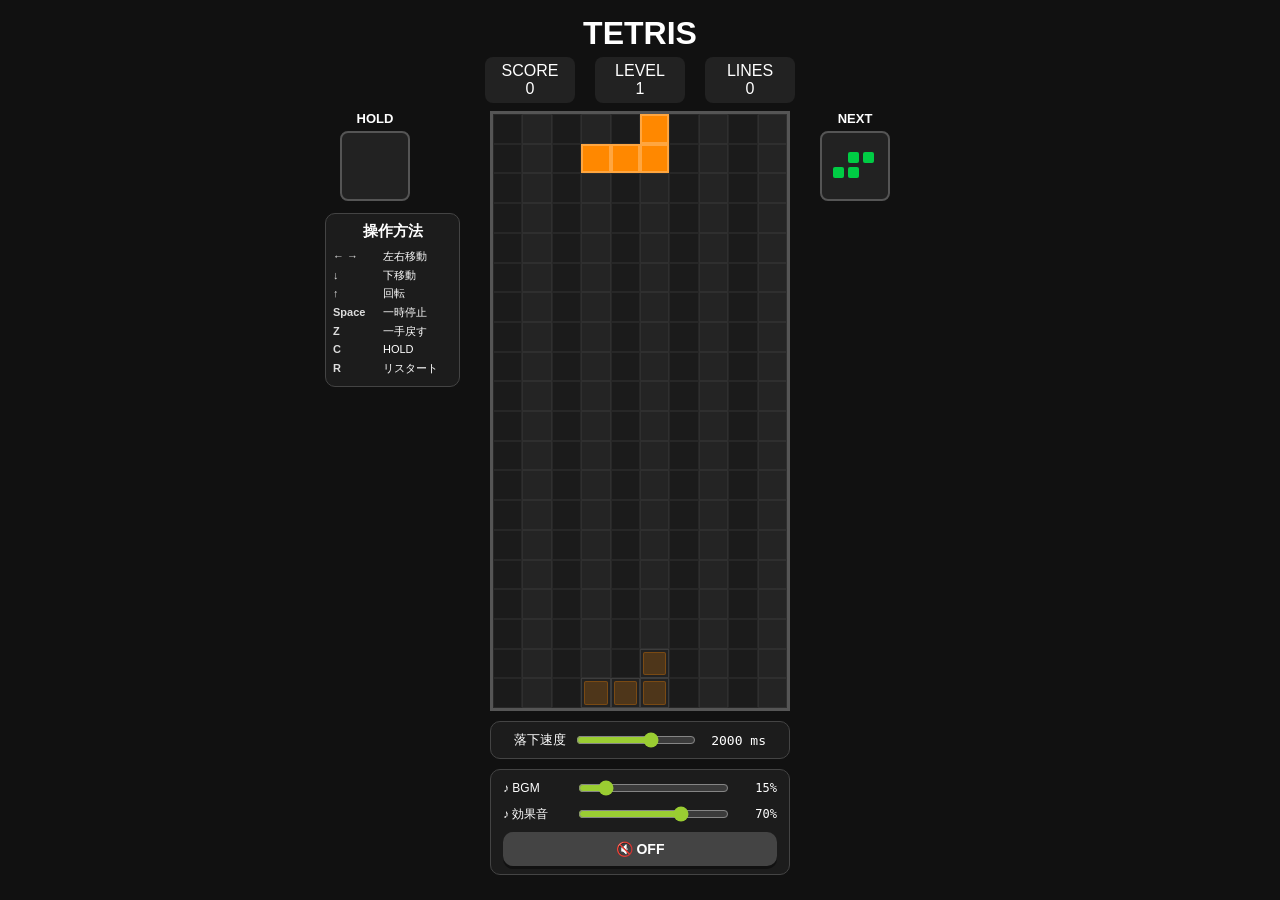
<file: index.html>
<!DOCTYPE html>
<html lang="ja">
<head>
    <meta charset="UTF-8">
    <meta name="viewport" content="width=device-width, initial-scale=1.0, maximum-scale=1.0, user-scalable=no">

    <title>テトリス</title>
    <link rel="stylesheet" href="style.css">
</head>

<body>

    <h1>TETRIS</h1>

    <!-- SCORE / LEVEL / LINES -->
    <div id="game-info">
        <div class="info-box">SCORE<br><span id="score">0</span></div>
        <div class="info-box">LEVEL<br><span id="level">1</span></div>
        <div class="info-box">LINES<br><span id="lines">0</span></div>
    </div>

    <!-- ゲーム本体 -->
    <div id="game-container">

        <!-- 左側：HOLD / PC操作説明 -->
        <div id="left-panel">

            <div id="hold-panel">
                <div class="piece-title">HOLD</div>
                <div id="hold"></div>
            </div>

            <div id="pc-controls">
                <div class="control-title">操作方法</div>

                <div class="control-row"><span>← →</span><span>左右移動</span></div>
                <div class="control-row"><span>↓</span><span>下移動</span></div>
                <div class="control-row"><span>↑</span><span>回転</span></div>
                <div class="control-row"><span>Space</span><span>一時停止</span></div>
                <div class="control-row"><span>Z</span><span>一手戻す</span></div>
                <div class="control-row"><span>C</span><span>HOLD</span></div>
                <div class="control-row"><span>R</span><span>リスタート</span></div>
            </div>

        </div>

        <!-- 中央：盤面 -->
        <div id="board"></div>

        <!-- 右側：NEXT -->
        <div id="next-panel">
            <div class="piece-title">NEXT</div>
            <div id="next"></div>
        </div>

    </div>

    <!-- スマホ操作 -->
    <div id="buttons">
        <button id="undo">UNDO</button>
        <button id="pause">Ⅱ</button>
        <button id="restart-mobile">RESTART</button>
    </div>

    <!-- 落下速度設定 -->
    <div id="speed-control">
        <span>落下速度</span>
        <input id="speed-slider" type="range" min="200" max="3000" step="100" value="2000">
        <span id="speed-value">2000 ms</span>
    </div>

    <!-- 音声設定 -->
    <div id="audio-control">

        <div class="audio-row">
            <span>♪ BGM</span>
            <input id="bgm-volume-slider" type="range" min="0" max="100" step="1" value="35">
            <span id="bgm-volume-value">35%</span>
        </div>

        <div class="audio-row">
            <span>♪ 効果音</span>
            <input id="se-volume-slider" type="range" min="0" max="100" step="1" value="70">
            <span id="se-volume-value">70%</span>
        </div>

        <button id="audio-restart" type="button">🔊 ON</button>

    </div>

    <!-- ゲームオーバー画面 -->
    <div id="game-over">
        <div id="game-over-box">
            <div id="game-over-title">GAME OVER</div>

            <div id="final-score">
                SCORE:
                <span id="final-score-number">0</span>
            </div>

            <button id="game-over-restart">もう一度遊ぶ</button>
        </div>
    </div>

    <!-- リスタート確認画面 -->
    <div id="restart-confirm">
        <div id="restart-confirm-box">

            <div id="restart-confirm-title">リスタートしますか？</div>

            <div id="restart-confirm-buttons">
                <button id="restart-cancel" type="button">キャンセル</button>
                <button id="restart-confirm-button" type="button">リスタート</button>
            </div>

        </div>
    </div>

    <script src="script.js"></script>

</body>
</html>
</file>
<file: style.css>
* {box-sizing: border-box;-webkit-tap-highlight-color: transparent;user-select: none;-webkit-user-select: none;-webkit-touch-callout: none;}
html,body {width:100%;height:100%;margin:0;overflow:hidden;}
body {padding:0;background:#111;color:white;font-family:Arial,sans-serif;text-align:center;height:100dvh;touch-action:none;}
h1 {margin: 10px 0 5px;font-size: 28px;}

/* スコア・レベル・ライン */
#game-info {display: flex;justify-content: center;gap: 20px;margin-bottom: 8px;font-size: 16px;}
.info-box {min-width: 90px;padding: 5px 12px;background: #222;border-radius: 8px;}

/* ゲーム全体 */
#game-container {display:grid;grid-template-columns:150px 300px 150px;justify-content:center;align-items:start;column-gap:15px;}
/* HOLD / NEXT */
#left-panel {width: 100px;display: flex;flex-direction: column;align-items: center;}
#hold-panel,
#next-panel {width: 100px;text-align: center;}
#hold,
#next {width: 70px;aspect-ratio: 1;margin: auto;display: flex;place-content: center;place-items: center;background: #222;border: 2px solid #555;border-radius: 8px;overflow: hidden;}

/* 盤面 */
#board {position: relative;contain: layout paint;width:100%;aspect-ratio:1/2;display:grid;grid-template-columns:repeat(10,1fr);grid-template-rows:repeat(20,1fr);background:#222;border:3px solid #555;}
.cell {border: 1px solid rgba(255, 255, 255, 0.05);}
.cell.even-column {background: #1b1b1b;}
.cell.odd-column {background: #242424;}
.cell.filled {border: 2px solid rgba(255, 255, 255, 0.25);}

/* ゴーストミノ */
.cell.ghost {position: relative;background: transparent !important;border: 1px solid rgba(255, 255, 255, 0.12);}
.cell.ghost.I { --ghost-color: 0, 255, 255; }
.cell.ghost.O { --ghost-color: 255, 255, 0; }
.cell.ghost.T { --ghost-color: 170, 0, 255; }
.cell.ghost.S { --ghost-color: 0, 204, 68; }
.cell.ghost.Z { --ghost-color: 255, 51, 51; }
.cell.ghost.J { --ghost-color: 51, 102, 255; }
.cell.ghost.L { --ghost-color: 255, 136, 0; }
.cell.ghost::after {content: "";position: absolute;inset: 2px;border: 1px solid rgba(var(--ghost-color), 0.8);border-radius: 2px;background: rgba(var(--ghost-color), 0.45);opacity: 0.45;}

/* HOLD / NEXT プレビュー */
.preview-piece {display: grid;place-content: center;gap: 1px;}
.preview-block {width: 11px;height: 11px;border-radius: 2px;}
.I { --piece-color: #00ffff; }
.O { --piece-color: #ffff00; }
.T { --piece-color: #aa00ff; }
.S { --piece-color: #00cc44; }
.Z { --piece-color: #ff3333; }
.J { --piece-color: #3366ff; }
.L { --piece-color: #ff8800; }
.I,.O,.T,.S,.Z,.J,.L,.preview-block {background: var(--piece-color) !important;}

/* スマホ操作ボタン */
#buttons {width: min(95vw, 420px);margin: 12px auto 0;display: grid;grid-template-columns: repeat(4, 1fr);gap: 7px;}
button {min-height: 52px;border: none;border-radius: 10px;background: #333;color: white;font-size: 20px;font-weight: bold;box-shadow: 0 3px 0 #111;}
button:active {transform: translateY(3px);box-shadow: none;background: #555;}
#undo {background: #555;}
#pause {background: #444;}

/* PC操作説明 */
#pc-controls {width: 135px;margin: 12px auto 0;padding: 8px 7px;background: #1c1c1c;border: 1px solid #444;border-radius: 10px;}
.control-row {display: grid;grid-template-columns: 50px 1fr;text-align: left;font-size: 11px;line-height: 1.7;}
.control-row span:first-child {font-weight: bold;color: #ddd;}

/* 落下速度・音声設定 */
#speed-control,
#audio-control {width: 300px;padding: 8px 12px;background: #1c1c1c;border: 1px solid #444;border-radius: 10px;}
#speed-control {margin: 10px auto;display: flex;align-items: center;justify-content: center;gap: 8px;font-size: 13px;}
#audio-control {margin: 8px auto 10px;font-size: 12px;}
.audio-row {display: flex;align-items: center;justify-content: center;gap: 8px;margin-bottom: 6px;}
.audio-row:last-of-type {margin-bottom: 8px;}
.audio-row > span:first-child {width: 65px;text-align: left;}
#speed-slider,
.audio-row input[type="range"] {accent-color: #9acd32;}
#speed-slider {width: 120px;}
.audio-row input[type="range"] {flex: 1;min-width: 0;}
#speed-value,
.audio-row > span:last-child {text-align: right;font-family: monospace;}
#speed-value {width: 60px;}
.audio-row > span:last-child {width: 38px;}
#audio-restart {width: 100%;min-height: 34px;font-size: 14px;background: #444;}

/* ゲームオーバー */
.piece-title,
.control-title,
#game-over-title {font-weight: bold;}
.piece-title {margin-bottom: 5px;font-size: 13px;}
.control-title {margin-bottom: 6px;font-size: 15px;}
#game-over-title {margin-bottom: 15px;font-size: 30px;}
#final-score {margin-bottom: 20px;font-size: 20px;}

/* ライン消去エフェクト */
#board .line-clear-row {
    position: absolute;
    left: 0;
    width: 100%;
    pointer-events: none;
    z-index: 50;
    background:linear-gradient(to bottom,rgba(255, 255, 255, 0.05),rgba(255, 255, 255, 0.95),rgba(255, 255, 255, 0.05));
    border-block: 2px solid #fff;
    box-shadow:0 0 8px #fff,0 0 18px #fff,0 0 35px #ffff99,0 0 55px #fff,inset 0 0 15px #fff;
    animation: lineClearRowFlash 0.42s ease-out forwards;
}
@keyframes lineClearRowFlash {
    0% {opacity: 0.2;transform: scaleX(0.7);filter: brightness(1);}
    25% {opacity: 1;transform: scaleX(1.02);filter: brightness(2.5);box-shadow:0 0 10px #fff,0 0 25px #fff,0 0 45px #ffff99,0 0 70px #fff,inset 0 0 20px #fff;}
    55% {opacity: 1;transform: scaleX(1);filter: brightness(4);box-shadow:0 0 15px #fff,0 0 35px #fff,0 0 60px #ffff99,0 0 90px #fff,inset 0 0 25px #fff;}
    100% {opacity: 0;transform: scaleX(1.12);filter: brightness(6);}}

/* 盤面エフェクト */
#board.line-clear-effect {animation: boardLineFlash 0.55s ease-out;}
#board.combo-clear-effect {animation: comboBoardFlash 0.65s ease-out;}
#board.chain-effect {animation: chainBoardFlash 0.75s ease-out;}
#board.chain-effect[data-chain="2"] {filter: brightness(1.15);}
#board.chain-effect[data-chain="3"] {filter: brightness(1.25);}
#board.chain-effect[data-chain="4"] {filter: brightness(1.35);}
#board.chain-effect[data-chain="5"] {filter: brightness(1.5);}
@keyframes boardLineFlash {0% {filter: brightness(1);}35% {filter: brightness(1.25);}60% {filter: brightness(1.08);}100% {filter: brightness(1);}}
@keyframes comboBoardFlash {0% {filter: brightness(1);}25% {filter: brightness(1.4);}50% {filter: brightness(1.15);}75% {filter: brightness(1.35);}100% {filter: brightness(1);}}
@keyframes chainBoardFlash {0% {filter: brightness(1);}20% {filter: brightness(1.5);}40% {filter: brightness(1.15);}65% {filter: brightness(1.7);}100% {filter: brightness(1);}}

/* 全消し */
#board.perfect-clear-effect {animation: perfectBoardFlash 0.9s ease-out;}
@keyframes perfectBoardFlash {0% {filter: brightness(1);}20% {filter: brightness(2);}40% {filter: brightness(1.2);}60% {filter: brightness(3);}80% {filter: brightness(2);}100% { filter: brightness(1);}}

/* PC */
@media (min-width:700px) {h1 {margin-top:15px;font-size:32px;}#buttons {display:none;}#board {width:300px;}}
/* スマホ */
@media (max-width:699px) {
    body {display:flex;flex-direction:column;justify-content:flex-start;}
    h1 {margin:4px 0 2px;font-size:22px;line-height:1;}
    #game-info {gap:6px;margin-bottom:3px;font-size:12px;line-height:1.2;}.info-box {min-width:0;padding:4px 7px;}
    #game-container {width:100%;grid-template-columns:55px min(min(calc(100vw - 120px),300px),calc((100dvh - 275px)/2)) 55px;justify-content:center;column-gap:5px;}
    #left-panel,#hold-panel,#next-panel {width:55px;}
    #pc-controls {display:none;}
    #hold,#next {width:50px;}.piece-title {margin-bottom:2px;font-size:9px;}
    #buttons {width:95vw;max-width:420px;margin:4px auto 0;grid-template-columns:repeat(3,1fr);gap:5px;}
    button {min-height:38px;font-size:16px;}
    #restart-mobile {display:block;min-height:38px;}
    #speed-slider {flex:1;min-width:0;}
    #speed-control,#audio-control {width:95vw;max-width:420px;margin:4px auto;padding:4px 7px;}
    #speed-control {gap:5px;font-size:11px;}
    #speed-value {width:55px;}
    #audio-control {margin-bottom:4px;padding:4px 7px;font-size:10px;}.audio-row {gap:5px;margin-bottom:3px;}.audio-row > span:first-child {width:55px;}.audio-row > span:last-child {width:34px;}
    #audio-restart {min-height:30px;font-size:12px;}
}

/* 横向きスマホ */
@media (max-width:699px) and (max-height:600px) {
    h1 {display:none;}
    #game-info {margin:2px 0;font-size:10px;}.info-box {padding:2px 6px;}
    #game-container {grid-template-columns:50px min(min(calc(100vw - 110px),260px),calc((100dvh - 180px)/2)) 50px;}
    #left-panel,#hold-panel,#next-panel {width:50px;}
    #hold,#next {width:44px;}
    #buttons {margin-top:2px;}
    button,#restart-mobile {min-height:30px;font-size:14px;}
    #speed-control,#audio-control {margin:2px auto;padding:2px 6px;}
    #audio-control {margin-bottom:2px;}
    #audio-restart {min-height:24px;}
}
/* リスタート確認画面 */
#game-over,
#restart-confirm {position: fixed;inset: 0;display: none;justify-content: center;align-items: center;background: rgba(0, 0, 0, 0.75);}
#game-over {z-index: 100;}
#restart-confirm {z-index: 200;}
#game-over-box,
#restart-confirm-box {width: min(90vw, 340px);padding: 25px 30px;background: #222;border: 2px solid #666;border-radius: 15px;box-shadow: 0 10px 30px black;}
#restart-confirm-title {margin-bottom: 20px;font-size: 20px;font-weight: bold;}
#restart-confirm-buttons {display: grid;grid-template-columns: 1fr 1fr;gap: 10px;}
#restart-cancel {background: #555;}
#restart-mobile,
#game-over button,
#restart-confirm-button {background: #9acd32;color: #111;}
#game-over button {padding: 10px 30px;}
</file>
